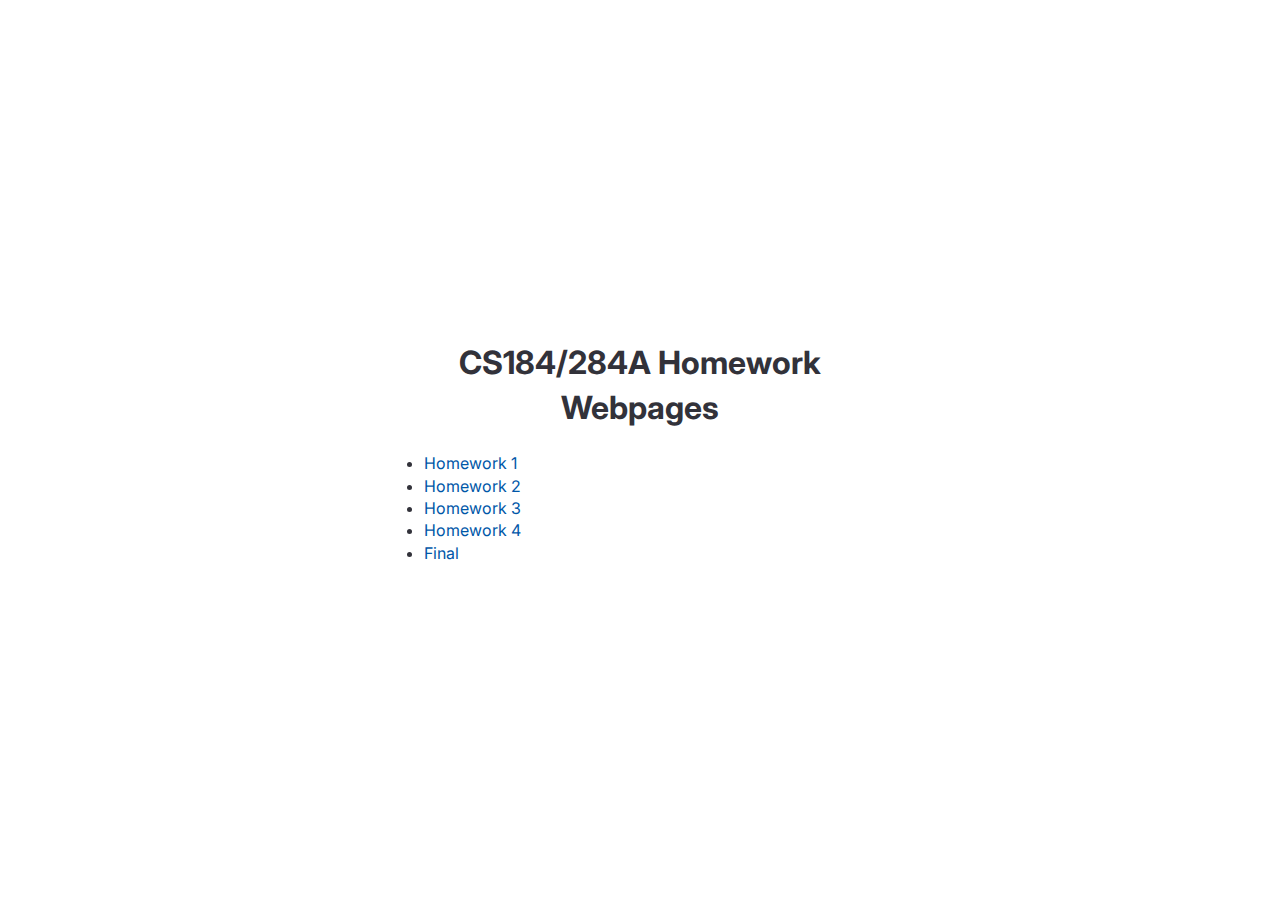
<file: index.html>
<!DOCTYPE html>
<html lang="en">
	<head>
		<link href="https://fonts.googleapis.com/css2?family=Inter:wght@400;600&display=swap" rel="stylesheet">
	<style>
			h1 {
				text-align: center;
			}

			.container {
				margin: 0 auto;
				padding: 60px 20%;
			}

			figure {
				text-align: center;
			}

			img {
				display: inline-block;
			}

			body {
				font-family: 'Inter', sans-serif;
				line-height: 1.4;
				color: #32323a;
				background-color: #ffffff;
				display: flex;
				flex-direction: column;
				justify-content: center;
				align-items: center;
				width: 40%;
				height: 100%;
				margin: 0;
				position: absolute;
				left: 50%;
				transform: translateX(-50%);
			}

		@media (max-width: 600px) {
			body {
				width: 100%;
				left: 0;
				transform: none;
			}
		}

		a {
			text-decoration: none;
			color: #0057A8;
		}

		a:hover {
			color: #8E018E !important;
			text-decoration: underline;
		}
	</style>
	<meta http-equiv="content-type" content="text/html; charset=utf-8">
    <meta name="viewport" content="width=device-width, initial-scale=1.0">
    <title>CS184/284A Homework Webpages</title>
	</head>
	<body>
		<div class="wrapper">
			<header>
				<h1 style="align-self:flex-end;">CS184/284A Homework Webpages</h1>
			</header>
			<main>
				<div class="content">
					<ul>
						<li><a href="/hw1/index.html">Homework 1</a></li>
						<li><a href="/hw2/index.html">Homework 2</a></li>
						<li><a href="/hw3/index.html">Homework 3</a></li>
						<li><a href="/hw4/index.html">Homework 4</a></li>
						<li><a href="/minecraft_shader/index.html">Final</a></li>
					</ul>
				</div>
			</main>
		</div>
	</body>
	<script>
		var links = document.body.getElementsByTagName("a")
		var a = window.location.href.indexOf(".io")
		var repo_name = window.location.href.substring(a+3)
		for(var i = 0; i < links.length; i++){
			var link = links[i]
			var actual_name = link.href.substring(link.href.indexOf(".io")+4)
			link.href = repo_name + actual_name
		}
	</script>
</html>
</file>
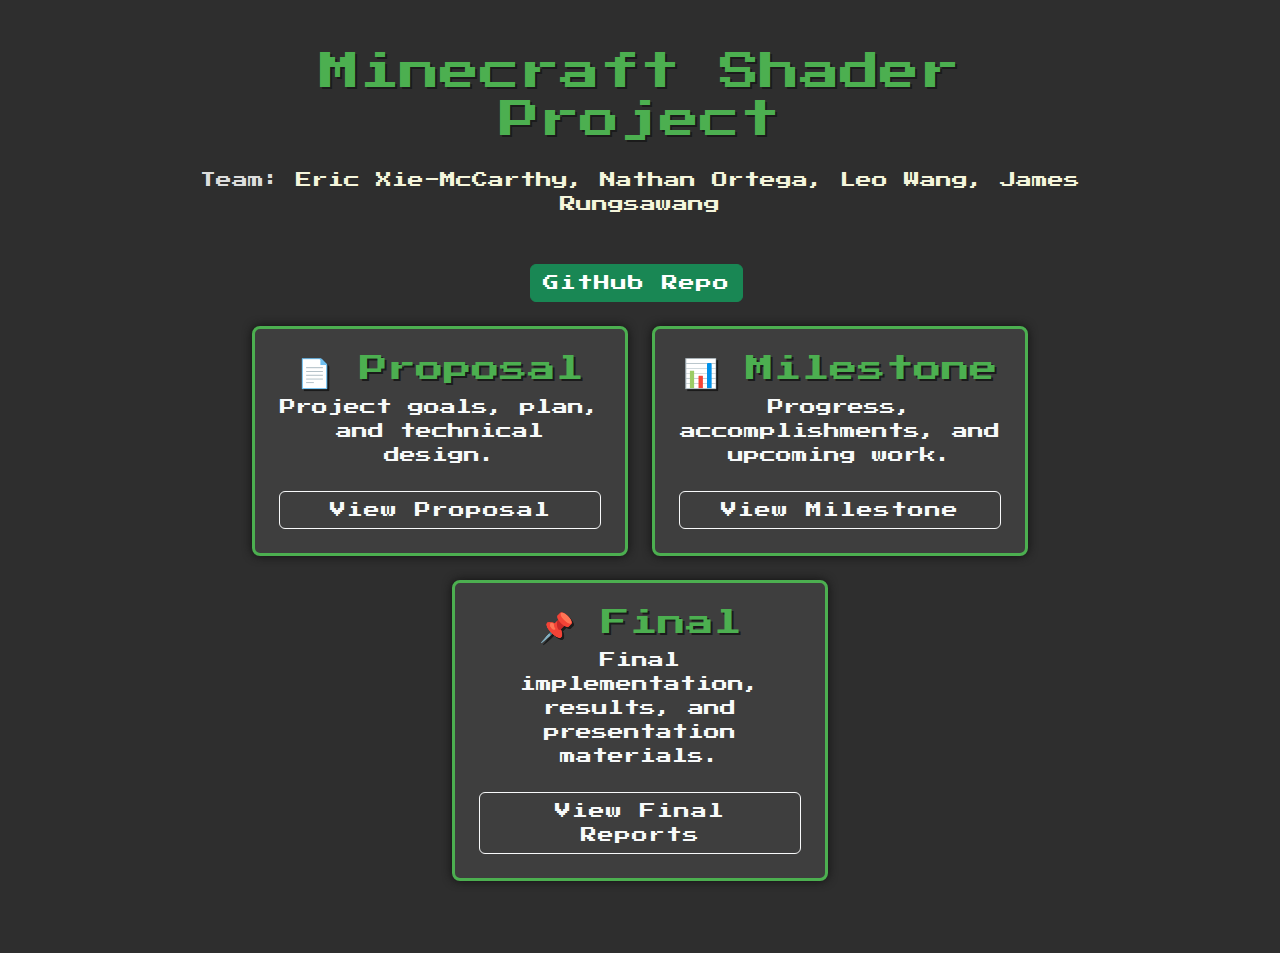
<file: minecraft_shader/index.html>
<!DOCTYPE html>
<html lang="en">
<head>
  <meta charset="UTF-8">
  <meta name="viewport" content="width=device-width, initial-scale=1">
  <title>Minecraft Shader Project</title>
  <link href="https://cdn.jsdelivr.net/npm/bootstrap@5.3.3/dist/css/bootstrap.min.css" rel="stylesheet">
  <link href="https://fonts.googleapis.com/css2?family=Press+Start+2P&display=swap" rel="stylesheet">

  <style>
    body {
      background-color: #2e2e2e;
      color: #f5f5dc;
      font-family: 'Press Start 2P', cursive;
      background-image: url('https://www.transparenttextures.com/patterns/brick-wall.png');
    }

    h1, h2, h3 {
      color: #4CAF50;
      text-shadow: 2px 2px #1b1b1b;
    }

    .btn {
      font-family: 'Press Start 2P', cursive;
      letter-spacing: 1px;
    }

    .card {
      background-color: #3e3e3e;
      border: 3px solid #4CAF50;
      border-radius: 0.5rem;
      box-shadow: 0 0 10px #111;
      transition: transform 0.2s;
    }

    .card:hover {
      transform: scale(1.03);
    }

    .container {
      max-width: 960px;
    }

    .section-title {
      font-size: 1.2rem;
      margin-top: 2rem;
      margin-bottom: 1rem;
      color: #ADFF2F;
    }

    a {
      color: #ADFF2F;
      text-decoration: none;
    }

    a:hover {
      text-decoration: underline;
    }
  </style>
</head>
<body>

  <div class="container py-5">
    <h1 class="text-center mb-4">Minecraft Shader Project</h1>
    <p class="text-center mb-5">
      <span style="color: #ddd;">Team:</span> Eric Xie-McCarthy, Nathan Ortega, Leo Wang, James Rungsawang
    </p>

    <div class="d-flex justify-content-center mb-4">
      <a href="https://github.com/leow505/cs184-minecraft" target="_blank" class="btn btn-success me-2">GitHub Repo</a>
    </div>

    <div class="row justify-content-center">
      <div class="col-md-5 mb-4">
        <div class="card text-center p-4">
          <h3>📄 Proposal</h3>
          <p class="text-light">Project goals, plan, and technical design.</p>
          <a href="./proposal/index.html" class="btn btn-outline-light mt-2" target="_blank">View Proposal</a>
        </div>
      </div>

      <div class="col-md-5 mb-4">
        <div class="card text-center p-4">
          <h3>📊 Milestone</h3>
          <p class="text-light">Progress, accomplishments, and upcoming work.</p>
          <a href="./milestone/index.html" class="btn btn-outline-light mt-2" target="_blank">View Milestone</a>
        </div>
      </div>
      <div class="col-md-5 mb-4">
        <div class="card text-center p-4">
          <h3>📌 Final</h3>
          <p class="text-light">Final implementation, results, and presentation materials.</p>
          <a href="./final/index.html" class="btn btn-outline-light mt-2" target="_blank">View Final Reports</a>
        </div>
      </div>
    </div>
  </div>

  <script src="https://cdn.jsdelivr.net/npm/bootstrap@5.3.3/dist/js/bootstrap.bundle.min.js"></script>
</body>
</html>
</file>
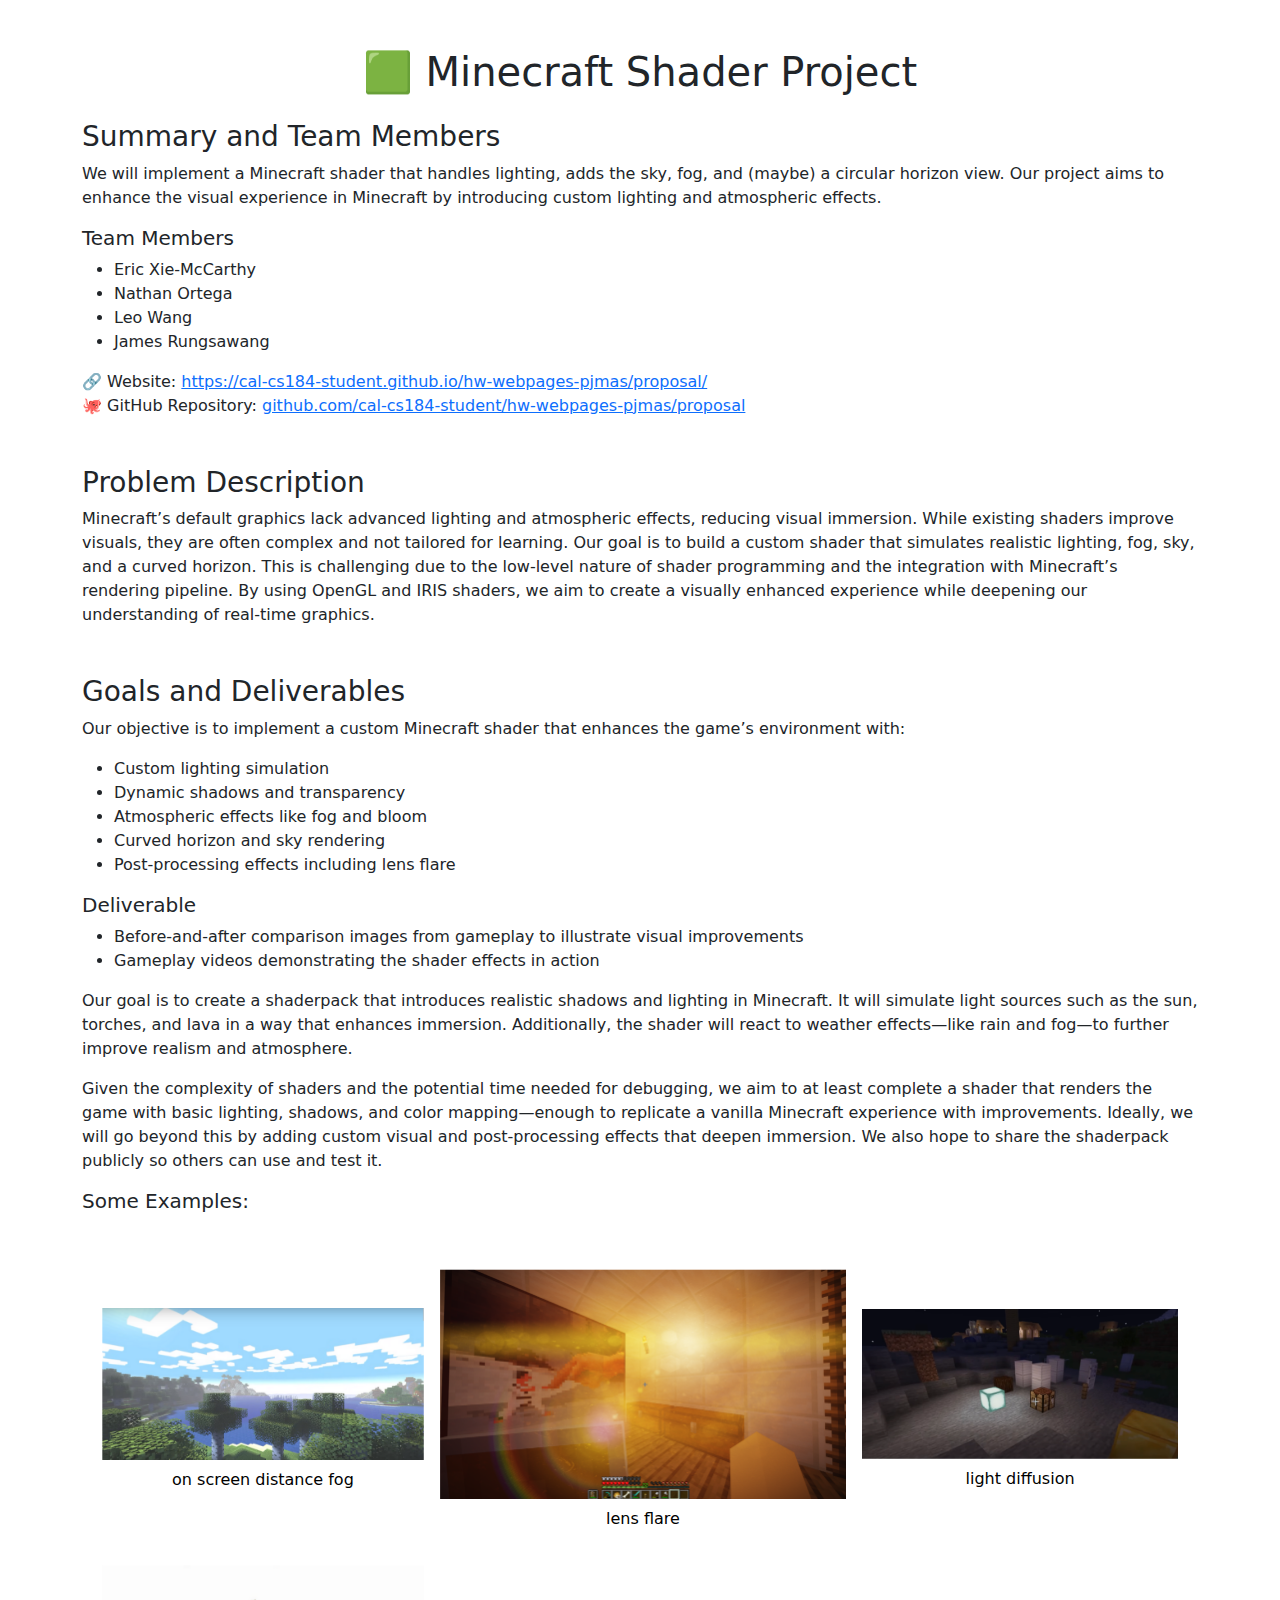
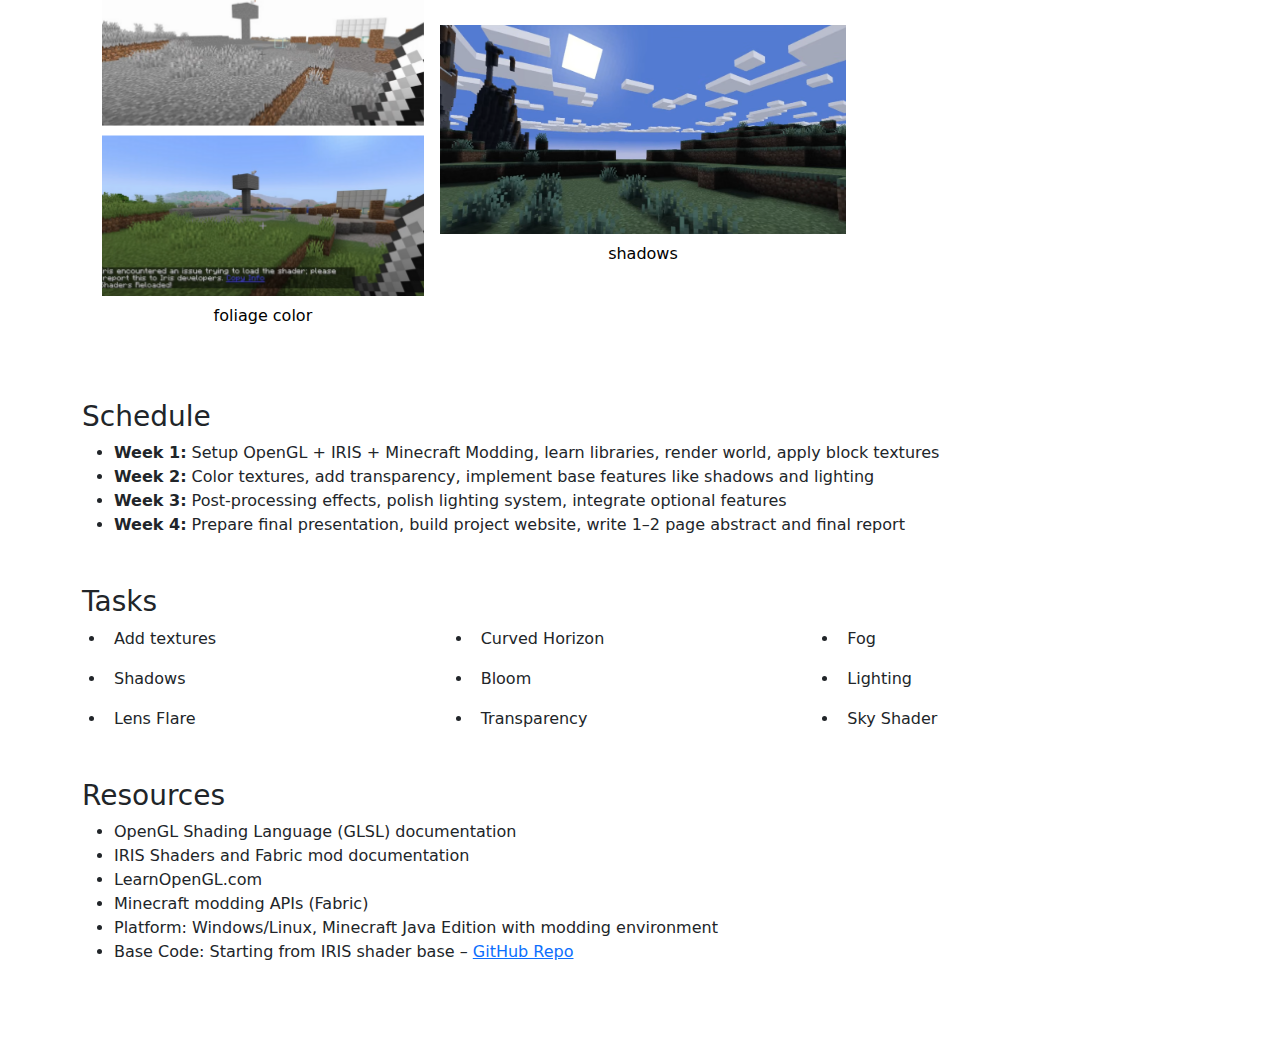
<file: proposal/index.html>
<!DOCTYPE html>
<html lang="en">
<head>
  <meta charset="UTF-8" />
  <meta name="viewport" content="width=device-width, initial-scale=1" />
  <title>Minecraft Shader Project</title>
  <link href="https://cdn.jsdelivr.net/npm/bootstrap@5.3.3/dist/css/bootstrap.min.css" rel="stylesheet" />
</head>
<body>
  <div class="container py-5">
    <!-- Title -->
    <h1 class="text-center mb-4">🟩 Minecraft Shader Project</h1>

    <!-- Summary and Team Members -->
    <section class="mb-5">
      <h3>Summary and Team Members</h3>
      <p>
        We will implement a Minecraft shader that handles lighting, adds the sky, fog, and (maybe) a circular horizon view.
        Our project aims to enhance the visual experience in Minecraft by introducing custom lighting and atmospheric effects.
      </p>
      <h5>Team Members</h5>
      <ul>
        <li>Eric Xie-McCarthy</li>
        <li>Nathan Ortega</li>
        <li>Leo Wang</li>
        <li>James Rungsawang</li>
      </ul>
      <p>
        🔗 Website: 
        <a href="https://cal-cs184-student.github.io/hw-webpages-pjmas/proposal/" target="_blank">https://cal-cs184-student.github.io/hw-webpages-pjmas/proposal/</a><br>
        🐙 GitHub Repository: 
        <a href="https://github.com/cal-cs184-student/hw-webpages-pjmas/" target="_blank">github.com/cal-cs184-student/hw-webpages-pjmas/proposal</a>
      </p>
    </section>

    <!-- Problem Description -->
    <section class="mb-5">
      <h3>Problem Description</h3>
      <p>
        Minecraft’s default graphics lack advanced lighting and atmospheric effects, reducing visual immersion. 
        While existing shaders improve visuals, they are often complex and not tailored for learning. Our goal 
        is to build a custom shader that simulates realistic lighting, fog, sky, and a curved horizon. This is 
        challenging due to the low-level nature of shader programming and the integration with Minecraft’s 
        rendering pipeline. By using OpenGL and IRIS shaders, we aim to create a visually enhanced experience 
        while deepening our understanding of real-time graphics.
      </p>
    </section>

    <!-- Goals and Deliverables -->
    <section class="mb-5">
      <h3>Goals and Deliverables</h3>
      <p>
        Our objective is to implement a custom Minecraft shader that enhances the game’s environment with:
      </p>
      <ul>
        <li>Custom lighting simulation</li>
        <li>Dynamic shadows and transparency</li>
        <li>Atmospheric effects like fog and bloom</li>
        <li>Curved horizon and sky rendering</li>
        <li>Post-processing effects including lens flare</li>
      </ul>
      <h5>Deliverable</h5>
      <ul>
        <li>Before-and-after comparison images from gameplay to illustrate visual improvements</li>
        <li>Gameplay videos demonstrating the shader effects in action</li>
      </ul>
      <p>
        Our goal is to create a shaderpack that introduces realistic shadows and lighting in Minecraft. 
        It will simulate light sources such as the sun, torches, and lava in a way that enhances immersion. 
        Additionally, the shader will react to weather effects—like rain and fog—to further improve realism 
        and atmosphere.
      </p>
      <p>
        Given the complexity of shaders and the potential time needed for debugging, we aim to at least complete 
        a shader that renders the game with basic lighting, shadows, and color mapping—enough to replicate a 
        vanilla Minecraft experience with improvements. Ideally, we will go beyond this by adding custom visual 
        and post-processing effects that deepen immersion. We also hope to share the shaderpack publicly so 
        others can use and test it.
      </p>
      <h5>Some Examples:</h5>
      <div class="container my-5">
        <table class="table table-borderless text-center align-middle">
          <tr>
            <td>
              <figure>
                <img src="./pics/fog.webp" class="img-fluid" alt="Scene 1">
                <figcaption class="mt-2">on screen distance fog</figcaption>
              </figure>
            </td>
            <td>
              <figure>
                <img src="./pics/flare.webp" class="img-fluid" alt="Scene 2">
                <figcaption class="mt-2">lens flare</figcaption>
              </figure>
            </td>
            <td>
              <figure>
                <img src="./pics/light.png" class="img-fluid" alt="Scene 3">
                <figcaption class="mt-2">light diffusion</figcaption>
              </figure>
            </td>
          </tr>
          <tr>
            <td colspan="1">
              <figure>
                <img src="./pics/foliage_color.webp" class="img-fluid" alt="Scene 4">
                <figcaption class="mt-2">foliage color</figcaption>
              </figure>
            </td>
            <td colspan="1">
              <figure>
                <img src="./pics/shadow.webp" class="img-fluid" alt="Scene 5">
                <figcaption class="mt-2">shadows</figcaption>
              </figure>
            </td>
            <td></td>
          </tr>
        </table>
      </div>
      
      
    </section>

    <!-- Schedule -->
    <section class="mb-5">
      <h3>Schedule</h3>
      <ul>
        <li><strong>Week 1:</strong> Setup OpenGL + IRIS + Minecraft Modding, learn libraries, render world, apply block textures</li>
        <li><strong>Week 2:</strong> Color textures, add transparency, implement base features like shadows and lighting</li>
        <li><strong>Week 3:</strong> Post-processing effects, polish lighting system, integrate optional features</li>
        <li><strong>Week 4:</strong> Prepare final presentation, build project website, write 1–2 page abstract and final report</li>
      </ul>
    </section>

    <!-- Task List -->
    <section class="mb-5">
      <h3>Tasks</h3>
      <ul class="row row-cols-2 row-cols-md-3 g-3">
        <li>Add textures</li>
        <li>Curved Horizon</li>
        <li>Fog</li>
        <li>Shadows</li>
        <li>Bloom</li>
        <li>Lighting</li>
        <li>Lens Flare</li>
        <li>Transparency</li>
        <li>Sky Shader</li>
      </ul>
    </section>

    <!-- Resources -->
    <section class="mb-5">
      <h3>Resources</h3>
      <ul>
        <li>OpenGL Shading Language (GLSL) documentation</li>
        <li>IRIS Shaders and Fabric mod documentation</li>
        <li>LearnOpenGL.com</li>
        <li>Minecraft modding APIs (Fabric)</li>
        <li>Platform: Windows/Linux, Minecraft Java Edition with modding environment</li>
        <li>Base Code: Starting from IRIS shader base – <a href="https://github.com/IrisShaders/Iris" target="_blank">GitHub Repo</a></li>
      </ul>
    </section>
  </div>

  <script src="https://cdn.jsdelivr.net/npm/bootstrap@5.3.3/dist/js/bootstrap.bundle.min.js"></script>
</body>
</html>
</file>
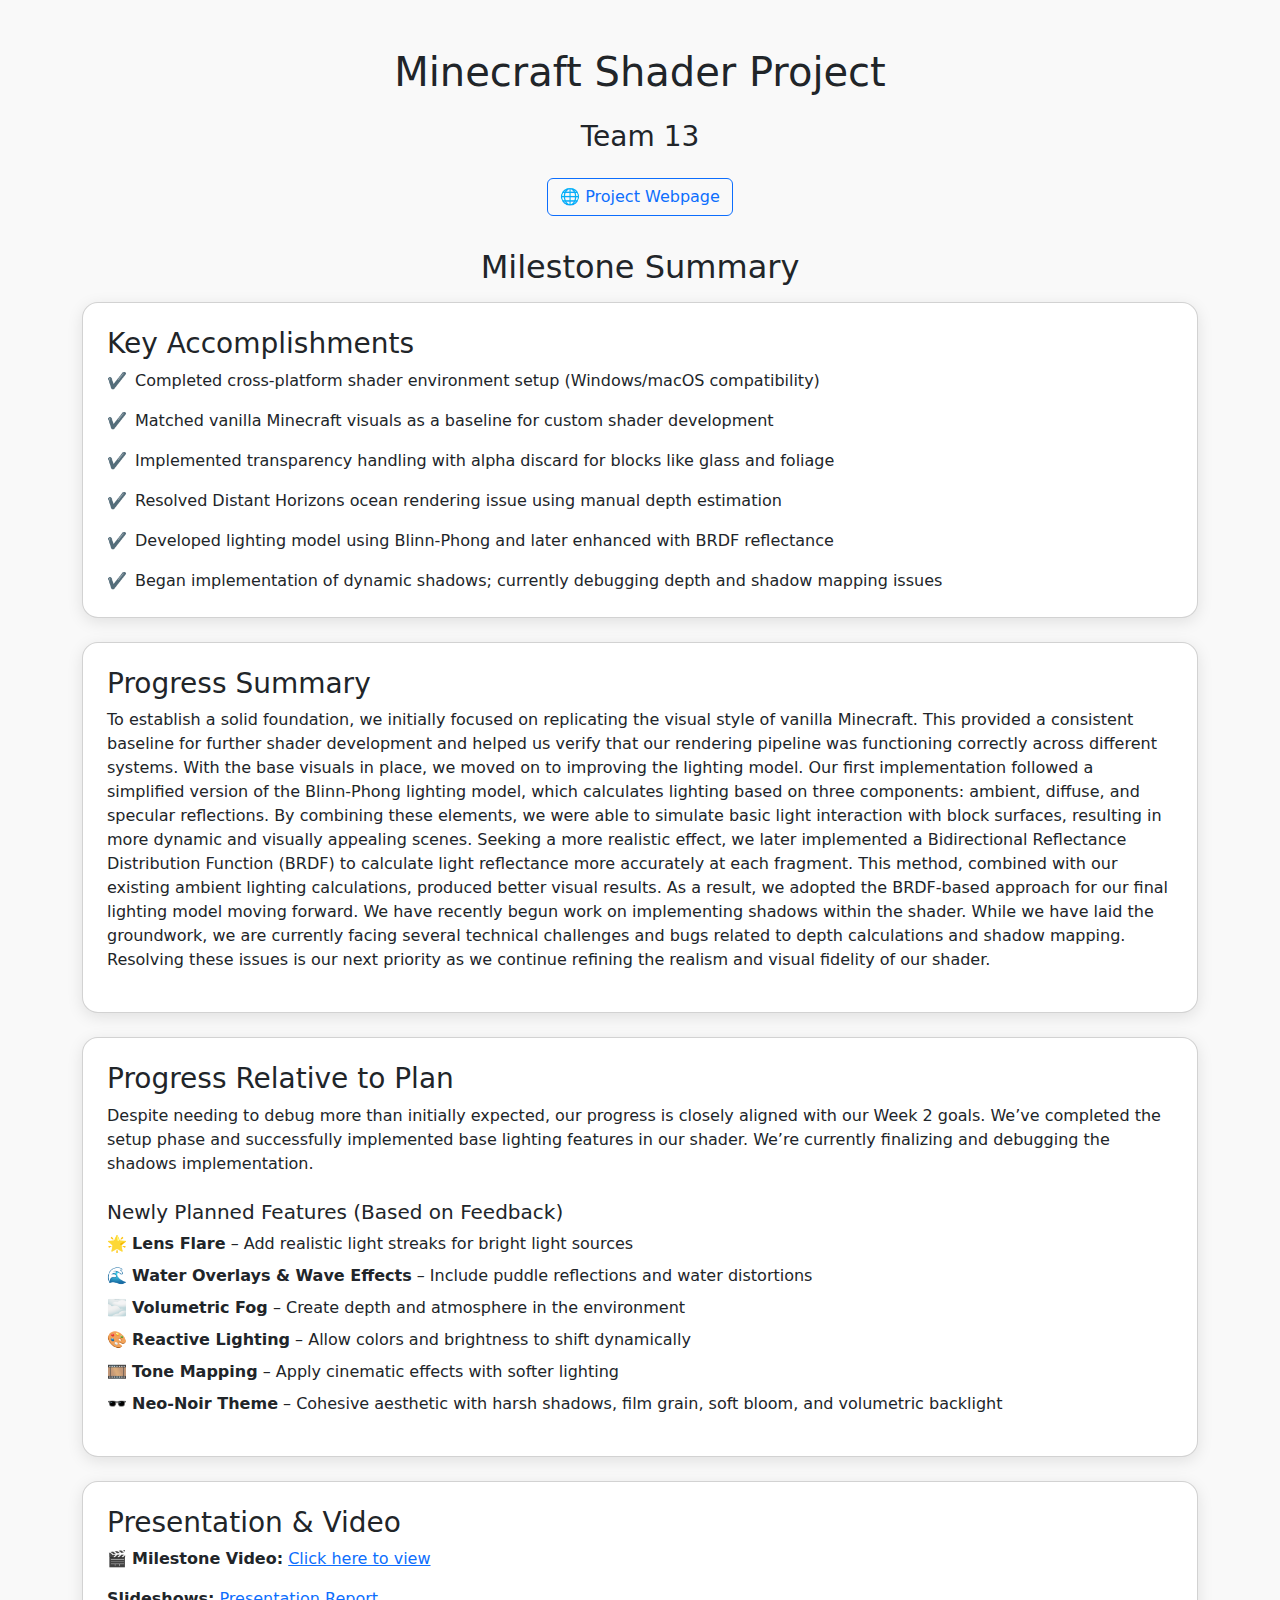
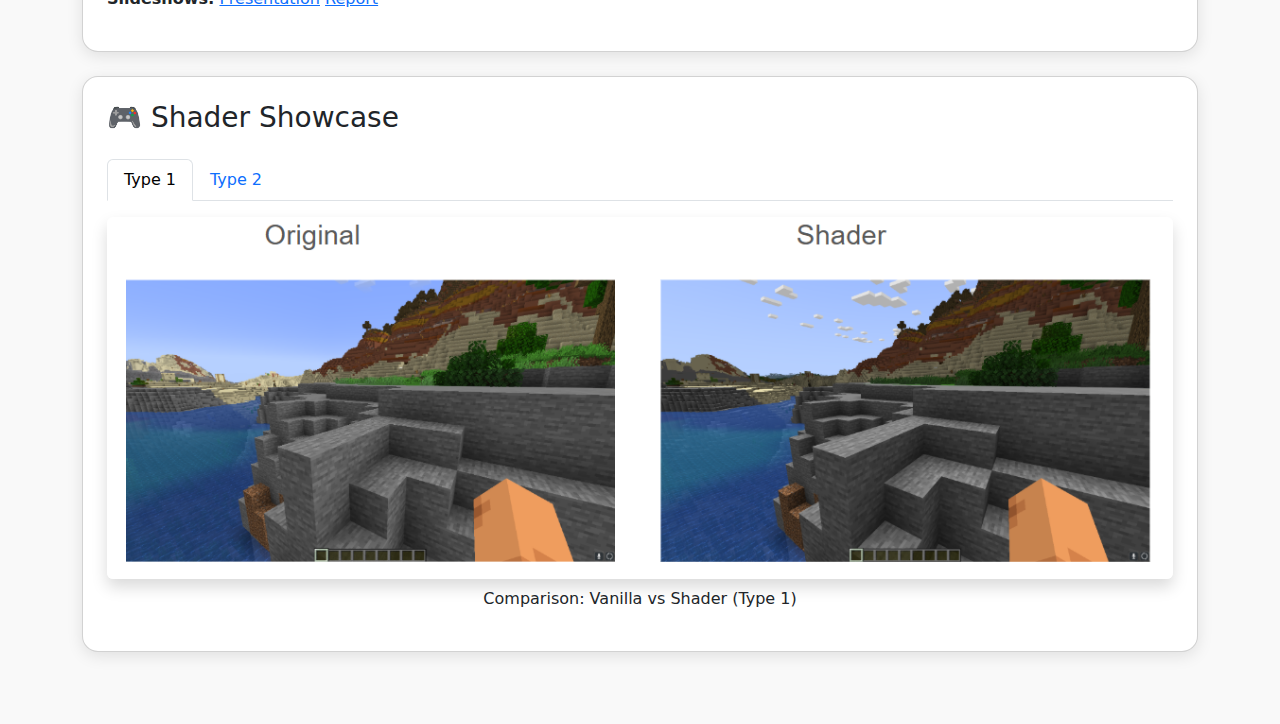
<file: minecraft_shader/milestone/index.html>
<!DOCTYPE html>
<html lang="en">
<head>
  <meta charset="UTF-8">
  <meta name="viewport" content="width=device-width, initial-scale=1">
  <title>Minecraft Shader Project - Milestone Summary</title>
  <link href="https://cdn.jsdelivr.net/npm/bootstrap@5.3.3/dist/css/bootstrap.min.css" rel="stylesheet">
  <style>
    body {
      background-color: #f9f9f9;
    }
    .section-title {
      margin-top: 2rem;
      margin-bottom: 1rem;
    }
    .card {
      border-radius: 1rem;
      box-shadow: 0 0.25rem 1rem rgba(0, 0, 0, 0.1);
    }
    .achievement-item::before {
      content: "✔️";
      margin-right: 0.5rem;
      color: green;
    }
  </style>
</head>
<body>

  <div class="container py-5">
    <h1 class="text-center mb-4">Minecraft Shader Project</h1>
    <h3 class="text-center mb-4">Team 13</h3>
    <div class="d-flex justify-content-center mb-4">
        <a href="https://cal-cs184-student.github.io/hw-webpages-pjmas/minecraft_shader/" target="_blank" class="btn btn-outline-primary">
          🌐 Project Webpage
        </a>
      </div>
    <h2 class="text-center section-title">Milestone Summary</h2>

    <div class="card mb-4">
      <div class="card-body p-4">
        <h3 class="card-title">Key Accomplishments</h3>
        <ul class="list-unstyled mb-0">
            <li class="achievement-item mb-3">Completed cross-platform shader environment setup (Windows/macOS compatibility)</li>
            <li class="achievement-item mb-3">Matched vanilla Minecraft visuals as a baseline for custom shader development</li>
            <li class="achievement-item mb-3">Implemented transparency handling with alpha discard for blocks like glass and foliage</li>
            <li class="achievement-item mb-3">Resolved Distant Horizons ocean rendering issue using manual depth estimation</li>
            <li class="achievement-item mb-3">Developed lighting model using Blinn-Phong and later enhanced with BRDF reflectance</li>
            <li class="achievement-item">Began implementation of dynamic shadows; currently debugging depth and shadow mapping issues</li>
        </ul>
      </div>
    </div>

    <div class="card mb-4">
      <div class="card-body p-4">
        <h3 class="card-title">Progress Summary</h3>
        <p>
            To establish a solid foundation, we initially focused on replicating the visual style of vanilla Minecraft. This provided a consistent baseline for further shader development and helped us verify that our rendering pipeline was functioning correctly across different systems.

            With the base visuals in place, we moved on to improving the lighting model. Our first implementation followed a simplified version of the Blinn-Phong lighting model, which calculates lighting based on three components: ambient, diffuse, and specular reflections. By combining these elements, we were able to simulate basic light interaction with block surfaces, resulting in more dynamic and visually appealing scenes.
            
            Seeking a more realistic effect, we later implemented a Bidirectional Reflectance Distribution Function (BRDF) to calculate light reflectance more accurately at each fragment. This method, combined with our existing ambient lighting calculations, produced better visual results. As a result, we adopted the BRDF-based approach for our final lighting model moving forward.
            
            We have recently begun work on implementing shadows within the shader. While we have laid the groundwork, we are currently facing several technical challenges and bugs related to depth calculations and shadow mapping. Resolving these issues is our next priority as we continue refining the realism and visual fidelity of our shader.
        </p>
      </div>
    </div>

    <div class="card mb-4">
        <div class="card-body p-4">
          <h3 class="card-title">Progress Relative to Plan</h3>
          <p>
            Despite needing to debug more than initially expected, our progress is closely aligned with our Week 2 goals. We’ve completed the setup phase and successfully implemented base lighting features in our shader. We’re currently finalizing and debugging the shadows implementation.
          </p>
      
          <h5 class="mt-4">Newly Planned Features (Based on Feedback)</h5>
          <ul class="list-unstyled">
            <li class="mb-2">🌟 <strong>Lens Flare</strong> – Add realistic light streaks for bright light sources</li>
            <li class="mb-2">🌊 <strong>Water Overlays & Wave Effects</strong> – Include puddle reflections and water distortions</li>
            <li class="mb-2">🌫️ <strong>Volumetric Fog</strong> – Create depth and atmosphere in the environment</li>
            <li class="mb-2">🎨 <strong>Reactive Lighting</strong> – Allow colors and brightness to shift dynamically</li>
            <li class="mb-2">🎞️ <strong>Tone Mapping</strong> – Apply cinematic effects with softer lighting</li>
            <li class="mb-2">🕶️ <strong>Neo-Noir Theme</strong> – Cohesive aesthetic with harsh shadows, film grain, soft bloom, and volumetric backlight</li>
          </ul>
        </div>
      </div>
      
      <div class="card mb-4">
        <div class="card-body p-4">
          <h3 class="card-title">Presentation & Video</h3>
      
          <!-- Video Link -->
          <p>
            🎬 <strong>Milestone Video:</strong>
            <a href="https://drive.google.com/file/d/1dcd0QPvPJtwtNTIpMdmQ1Hr5z36NC_EB/view" target="_blank">Click here to view</a>
          </p>
          <p>
            <strong>Slideshows:</strong>
            <a href="https://docs.google.com/presentation/d/1t-OwTDebMxabXWWq8-_1dAlrz1XIZ54lf5eKjQ1NTg4/edit?usp=sharing" target="_blank">Presentation</a>
            <a href="https://docs.google.com/presentation/d/1Mr6AsR21yIG5ayR1OZUBrllPfPxmsIk3QR07iZiufx0/edit?usp=sharing" target="_blank">Report</a>
          </p>
        </div>
      </div>

      <div class="card mb-4">
        <div class="card-body p-4">
          <h3 class="card-title mb-4">🎮 Shader Showcase</h3>
      
          <!-- Tabs -->
          <ul class="nav nav-tabs mb-3" id="imageTabs" role="tablist">
            <li class="nav-item" role="presentation">
              <button class="nav-link active" id="type1-tab" data-bs-toggle="tab" data-bs-target="#type1" type="button" role="tab">
                Type 1
              </button>
            </li>
            <li class="nav-item" role="presentation">
              <button class="nav-link" id="type2-tab" data-bs-toggle="tab" data-bs-target="#type2" type="button" role="tab">
                Type 2
              </button>
            </li>
          </ul>
      
          <!-- Tab content -->
          <div class="tab-content text-center">
            <!-- Type 1 -->
            <div class="tab-pane fade show active" id="type1" role="tabpanel">
              <img src="./img/s1.png" class="img-fluid rounded shadow" alt="Shader Showcase Type 1">
              <p class="mt-2">Comparison: Vanilla vs Shader (Type 1)</p>
            </div>
      
            <!-- Type 2 -->
            <div class="tab-pane fade" id="type2" role="tabpanel">
              <img src="./img/h1.png" class="img-fluid rounded shadow" alt="Shader Showcase Type 2">
              <p class="mt-2">Comparison: Vanilla vs Shader (Type 2)</p>
            </div>
          </div>
        </div>
      </div>
      
      
  </div>

  <script src="https://cdn.jsdelivr.net/npm/bootstrap@5.3.3/dist/js/bootstrap.bundle.min.js"></script>
</body>
</html>
</file>
